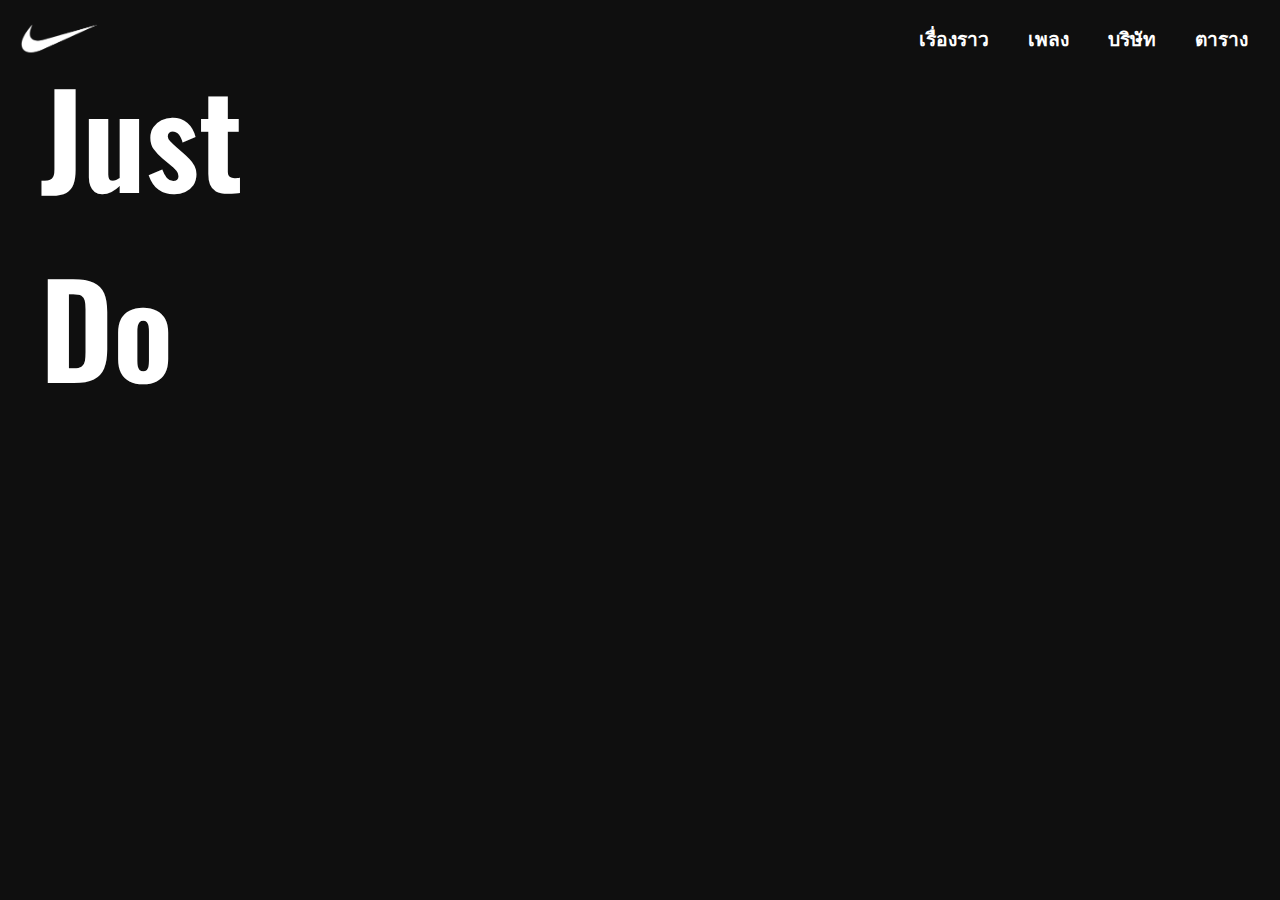
<file: index.html>
<!DOCTYPE html>
<html lang="th">
<head>
    <meta charset="UTF-8">
    <meta name="viewport" content="width=device-width, initial-scale=1">
    <title>Home | Nike</title>
    <style>
        @font-face {
            font-family: 'Oswald-SemiBold';
            src: url('Oswald-SemiBold.ttf');
            font-weight: normal;
            font-style: normal;
        }

        * {
            margin: 0;
            padding: 0;
            box-sizing: border-box;
        }

        body {
            background: #0f0f0f;
            color: white;
            font-family: 'Oswald-SemiBold', sans-serif;
            min-height: 100vh;
            overflow: hidden;
        }

        header {
            width: 100%;
            background: #0f0f0f;
            display: flex;
            align-items: center;
            justify-content: space-between;
            padding: 15px 20px;
            position: fixed;
            top: 0;
            left: 0;
            z-index: 10;
        }

        .logo {
            width: 8vw;
            min-width: 50px;
            max-width: 80px;
            height: auto;
            object-fit: contain;
            cursor: pointer;
        }

        .story-links {
            display: flex;
            gap: 15px;
        }

        .story-link {
            color: #fff;
            font-size: clamp(1rem, 1.5vw, 1.5rem);
            text-decoration: none;
            font-weight: bold;
            padding: 8px 12px;
            border-radius: 5px;
            transition: color 0.3s ease;
        }

        .story-link:hover {
            color: gray;
        }

        .hero {
            display: flex;
            flex-direction: column;
            align-items: flex-start;
            justify-content: flex-start;
            height: 100vh;
            width: 100%;
            padding: 40px;
        }

        .hero-text h1, .hero-text h2, .hero-text h3 {
            font-size: clamp(3rem, 10vw, 10rem);
            margin: 0;
            opacity: 0;
            transform: translateY(20px);
            transition: opacity 0.5s ease, transform 0.5s ease;
        }

        .hero-text p {
            font-size: clamp(1.5rem, 3vw, 3rem);
            margin-top: 15px;
            opacity: 0;
            transform: translateY(20px);
            transition: opacity 0.5s ease, transform 0.5s ease;
        }

        .hero-text h1.show, .hero-text h2.show, .hero-text h3.show, .hero-text p.show {
            opacity: 1;
            transform: translateY(0);
        }

        @media (max-width: 768px) {
            .hero {
                padding: 20px;
            }
            .logo {
                width: 10vw;
            }
            .story-link {
                font-size: 1rem;
                padding: 5px 10px;
            }
        }

        @media (max-width: 480px) {
            .hero-text h1, .hero-text h2, .hero-text h3 {
                font-size: 2.5rem;
            }
            .hero-text p {
                font-size: 1.5rem;
            }
        }
    </style>
</head>
<body>

<header>
    <a href="index.html">
        <img src="LogoNike.png" class="logo" alt="Nike Logo">
    </a>
    <div class="story-links">
        <a href="story.html" class="story-link">เรื่องราว</a>
        <a href="https://www.youtube.com/watch?v=6_AGRBNKPoc&list=RD6_AGRBNKPoc&start_radio=1" class="story-link">เพลง</a>
        <a href="page3.html" class="story-link">บริษัท</a>
        <a href="page4.html" class="story-link">ตาราง</a>
    </div>
</header>

<div class="hero">
    <div class="hero-text">
        <h1 id="just"><b>Just</b></h1>
        <h2 id="do"><b>Do</b></h2>
        <h3 id="it"><b>It</b></h3>
        <p id="subtext">ลงมือทำเลย อย่ากลัว</p>
    </div>
</div>

<script>
    window.onload = function() {
        setTimeout(() => document.getElementById('just').classList.add('show'), 40);
        setTimeout(() => document.getElementById('do').classList.add('show'), 400);
        setTimeout(() => document.getElementById('it').classList.add('show'), 800);
        setTimeout(() => document.getElementById('subtext').classList.add('show'), 1200);
    };
</script>

</body>
</html>
</file>
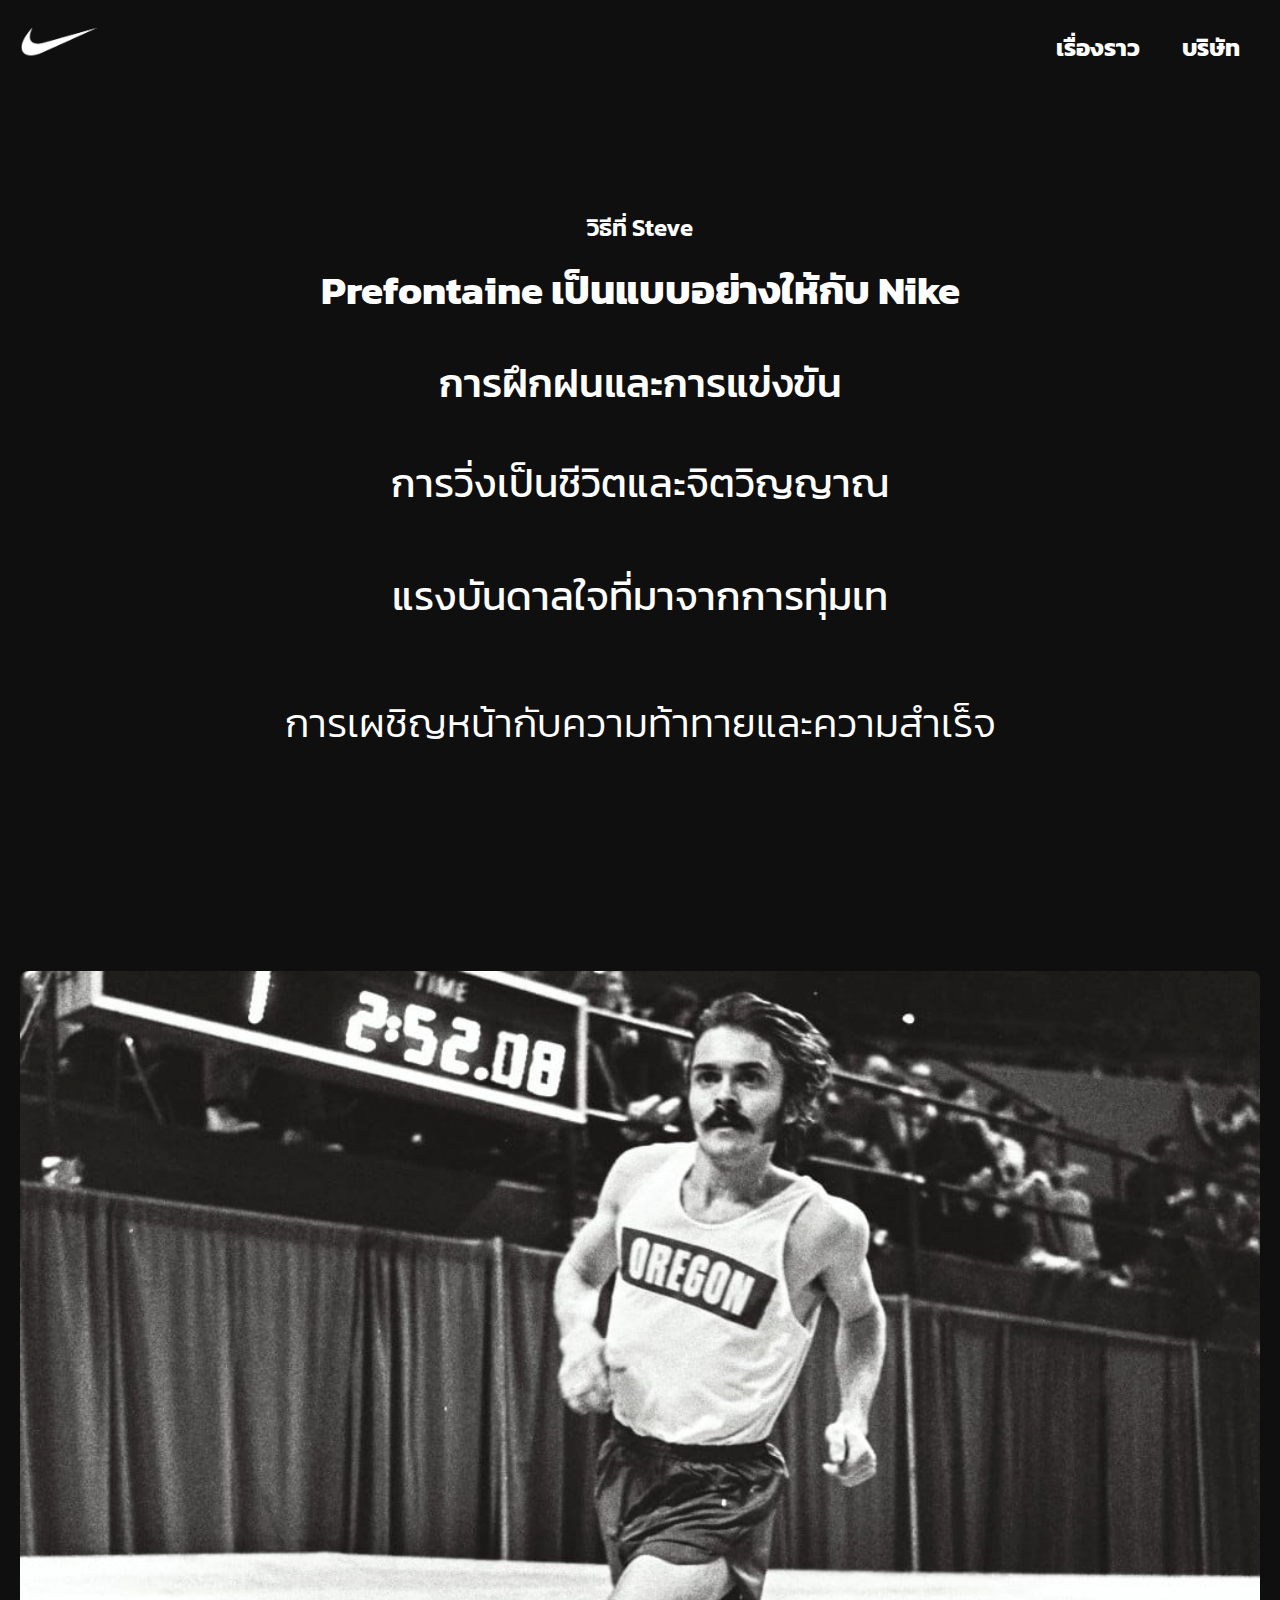
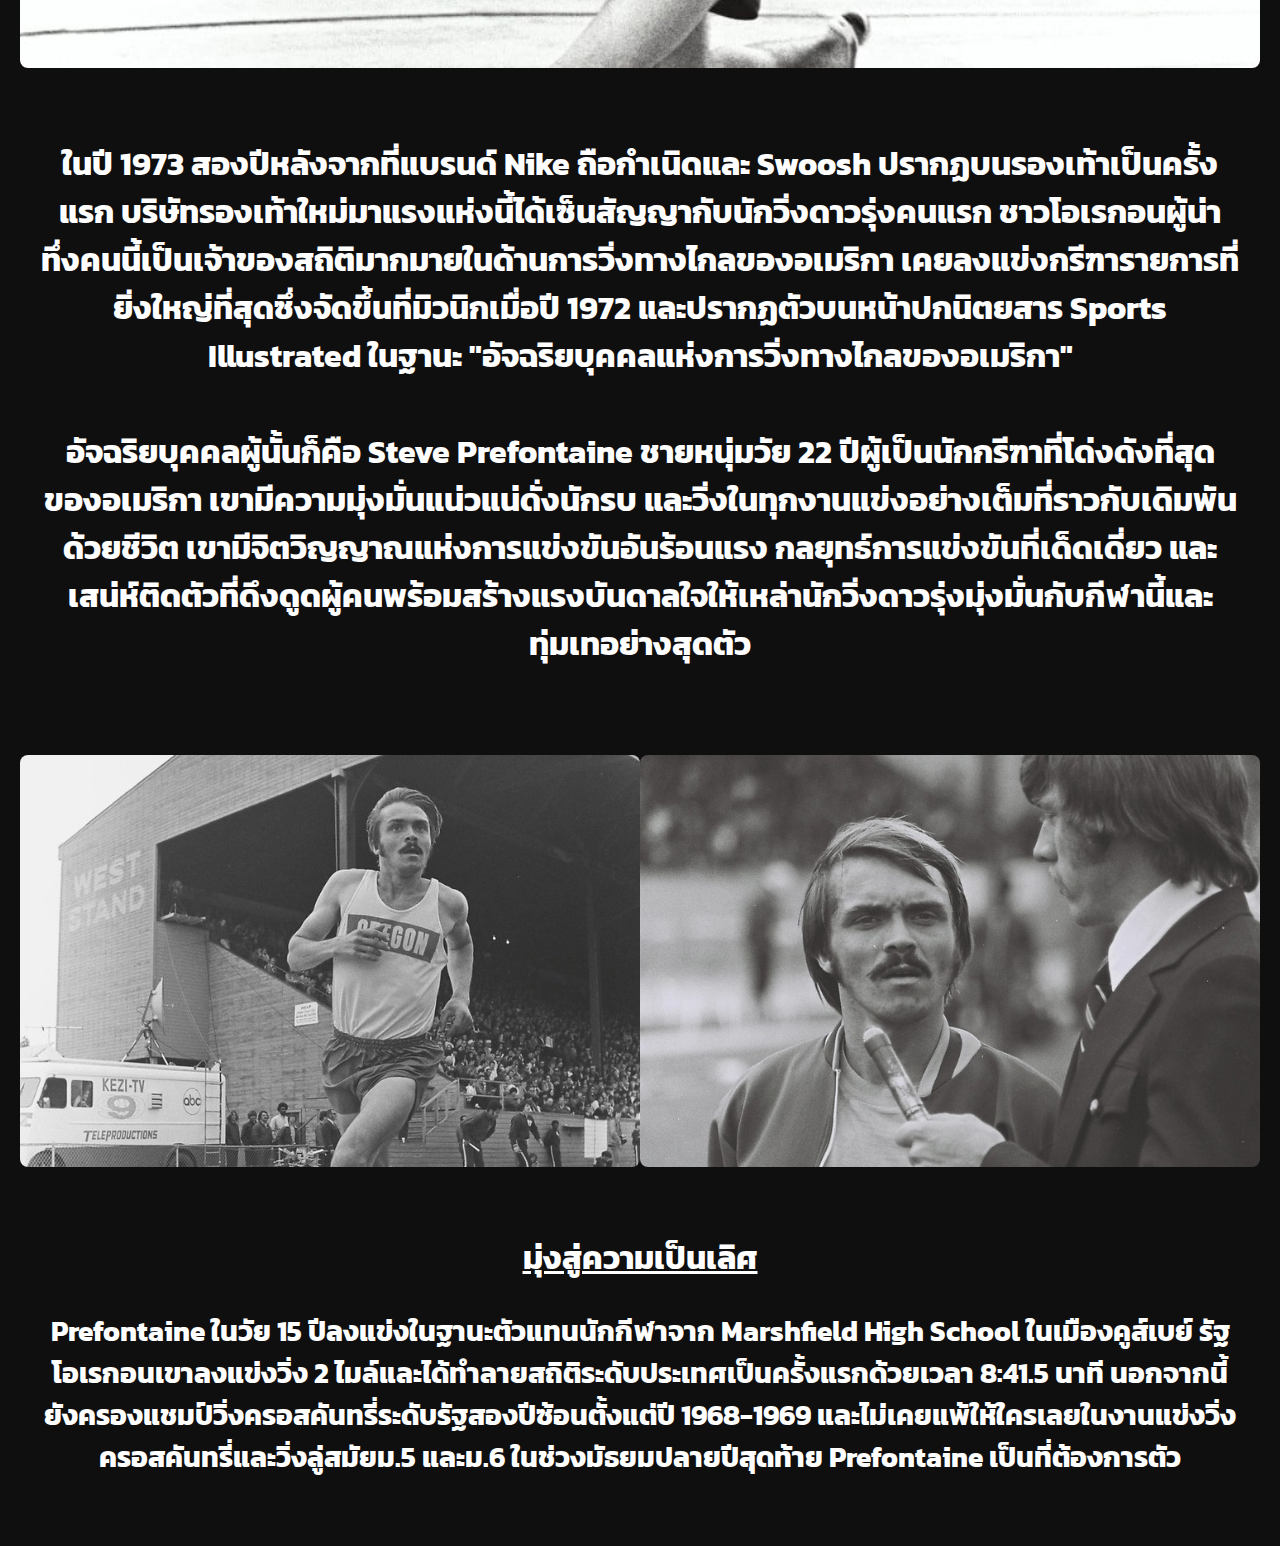
<file: page2.html>
<!DOCTYPE html>
<html lang="en">
<head>
    <meta charset="UTF-8">
    <meta name="viewport" content="width=device-width, initial-scale=1">
    <title>Page 1 | Nike</title>
    <link href="https://fonts.googleapis.com/css2?family=Kanit:wght@100;200;300;400;500;600;700;800;900&display=swap" rel="stylesheet">
    <style>
        body {
            font-family: "Kanit", sans-serif;
            background-color: #0f0f0f;
            color: #fff;
            margin: 0;
            padding: 0;
        }

        header {
            background: #0f0f0f;
            color: #fff;
            padding: 20px;
            display: flex;
            align-items: center;
        }

        header .logo {
            width: 80px;
            height: auto;
            cursor: pointer;
            margin-right: 20px;
        }

        .content {
            padding: 20px;
        }

        .text-container {
            text-align: center;
            padding-top: 50px;
        }

        .text-container h2 {
            font-size: 10rem;
            font-weight: bold;
        }

        .text-container h3 {
            font-size: 1.2rem;
            margin-top: 20px;
        }

        .additional-text-container {
            text-align: center;
            background-color: #0f0f0f;
            padding: 80px;
            margin-top: 10px;
            border-radius: 8px;
        }

        .additional-text-container h1 {
            font-size: 1.5rem;
            font-weight: 600;
            margin-bottom: 15px;
        }

        .additional-text-container h2 {
            font-size: 2.5rem;
            margin-top: 10px;
        }

        .additional-text-container h3 {
            font-size: 2.5rem;
            font-weight: 500;
            margin-top: 10px;
        }

        .additional-text-container h4 {
            font-size: 2.5rem;
            font-weight: 400;
            margin-top: 10px;
        }

        .additional-text-container h5 {
            font-size: 2.5rem;
            font-weight: 400;
            margin-top: 10px;
        }

        .additional-text-container h6 {
            font-size: 2.5rem;
            font-weight: 300;
            margin-top: 10px;
        }

        /* ปรับขนาดภาพให้ใหญ่ขึ้น */
        .image-container {
            text-align: center;
            margin-top: 40px;
        }

        .image-container img {
            width: 100%; /* กำหนดให้ภาพขยายเต็มความกว้างของหน้าจอ */
            height: auto;
            border-radius: 8px;
            margin-top: 5px;
        }

        .image-caption {
            text-align: center;
            font-size: 1.5rem;
            margin-top: 20px;
            background-color: #0f0f0f;
            color: #ffffff;
            padding: 20px;
            border-radius: 8px;
        }

        .image-caption h2 {
            font-size: 2rem;
            font-weight: bold;
        }

        .back-link {
            color: #fff;
            text-decoration: none;
            font-weight: bold;
            margin-top: 20px;
            display: block;
            text-align: center;
        }

        .back-link:hover {
            color: #ccc;
        }

        .additional-image-container {
            text-align: center;
            margin-top: 40px;
            display: flex;
            justify-content: space-between;
            gap: 0; /* กำหนดให้ช่องว่างระหว่างภาพเป็น 0 */
        }

        .additional-image-container img {
            width: 50%; /* ขยายภาพให้เต็มพื้นที่ครึ่งหนึ่งของคอนเทนเนอร์ */
            height: auto;
            border-radius: 8px;
        }

        /* สไตล์สำหรับลิงค์ "เรื่องราว" และ "บริษัท" */
        .story-link {
            position: absolute; /* ใช้ absolute */
            top: 20px;
            right: 120px; /* เพิ่มระยะห่างจากขวา */
            background-color: #0f0f0f;
            color: #fff;
            font-size: 1.5rem;
            font-weight: bold;
            padding: 10px 20px;
            text-decoration: none;
            border-radius: 5px;
            z-index: 1000;
            transition: background-color 0.3s;
        }

        .company-link {
            position: absolute; /* ใช้ absolute */
            top: 20px; /* ตั้งตำแหน่งให้ตรงกับ "เรื่องราว" */
            right: 20px; /* อยู่ข้างๆ "เรื่องราว" */
            background-color: #0f0f0f;
            color: #fff;
            font-size: 1.5rem;
            font-weight: bold;
            padding: 10px 20px;
            text-decoration: none;
            border-radius: 5px;
            z-index: 1000;
            transition: background-color 0.3s;
        }

        .story-link:hover, .company-link:hover {
            background-color: transparent;
            color: #ccc;
        }
    </style>
</head>
<body>

<header>
    <a href="index.html">
        <img src="LogoNike.png" class="logo" alt="Nike Logo">
    </a>
</header>

<!-- ลิงก์ "เรื่องราว" และ "บริษัท" -->
<a href="story.html" class="story-link">เรื่องราว</a>
<a href="page3.html" class="company-link">บริษัท</a>

<div class="content">
    <div class="additional-text-container">
        <h1>วิธีที่ Steve</h1>
        <h2>Prefontaine เป็นแบบอย่างให้กับ Nike</h2>
        <h3>การฝึกฝนและการแข่งขัน</h3>
        <h4>การวิ่งเป็นชีวิตและจิตวิญญาณ</h4>
        <h5>แรงบันดาลใจที่มาจากการทุ่มเท</h5>
        <h6>การเผชิญหน้ากับความท้าทายและความสำเร็จ</h6>
    </div>

    <div class="image-container">
        <img src="Steve Prefontaine1.jpg" alt="Bill Bowerman Image">
        <div class="image-caption">
            <h2>
                ในปี 1973 สองปีหลังจากที่แบรนด์ Nike ถือกำเนิดและ Swoosh ปรากฏบนรองเท้าเป็นครั้งแรก บริษัทรองเท้าใหม่มาแรงแห่งนี้ได้เซ็นสัญญากับนักวิ่งดาวรุ่งคนแรก ชาวโอเรกอนผู้น่าทึ่งคนนี้เป็นเจ้าของสถิติมากมายในด้านการวิ่งทางไกลของอเมริกา เคยลงแข่งกรีฑารายการที่ยิ่งใหญ่ที่สุดซึ่งจัดขึ้นที่มิวนิกเมื่อปี 1972 และปรากฏตัวบนหน้าปกนิตยสาร Sports Illustrated ในฐานะ "อัจฉริยบุคคลแห่งการวิ่งทางไกลของอเมริกา"
                <br><br>
                อัจฉริยบุคคลผู้นั้นก็คือ Steve Prefontaine ชายหนุ่มวัย 22 ปีผู้เป็นนักกรีฑาที่โด่งดังที่สุดของอเมริกา เขามีความมุ่งมั่นแน่วแน่ดั่งนักรบ และวิ่งในทุกงานแข่งอย่างเต็มที่ราวกับเดิมพันด้วยชีวิต เขามีจิตวิญญาณแห่งการแข่งขันอันร้อนแรง กลยุทธ์การแข่งขันที่เด็ดเดี่ยว และเสน่ห์ติดตัวที่ดึงดูดผู้คนพร้อมสร้างแรงบันดาลใจให้เหล่านักวิ่งดาวรุ่งมุ่งมั่นกับกีฬานี้และทุ่มเทอย่างสุดตัว
            </h2>
        </div>
    </div>

    <div class="additional-image-container">
        <img src="Steve Prefontaine2.png" alt="Additional Image">
        <img src="Steve Prefontaine3.png" alt="Additional Image">
    </div>

    <div class="image-caption">
        <h2>
            <u>มุ่งสู่ความเป็นเลิศ</u></h2>
        <h3>Prefontaine ในวัย 15 ปีลงแข่งในฐานะตัวแทนนักกีฬาจาก Marshfield High School ในเมืองคูส์เบย์ รัฐโอเรกอนเขาลงแข่งวิ่ง 2 ไมล์และได้ทำลายสถิติระดับประเทศเป็นครั้งแรกด้วยเวลา 8:41.5 นาที นอกจากนี้ยังครองแชมป์วิ่งครอสคันทรี่ระดับรัฐสองปีซ้อนตั้งแต่ปี 1968-1969 และไม่เคยแพ้ให้ใครเลยในงานแข่งวิ่งครอสคันทรี่และวิ่งลู่สมัยม.5 และม.6 ในช่วงมัธยมปลายปีสุดท้าย Prefontaine เป็นที่ต้องการตัว</h3>
    </div>
    

</body>
</html>
</file>
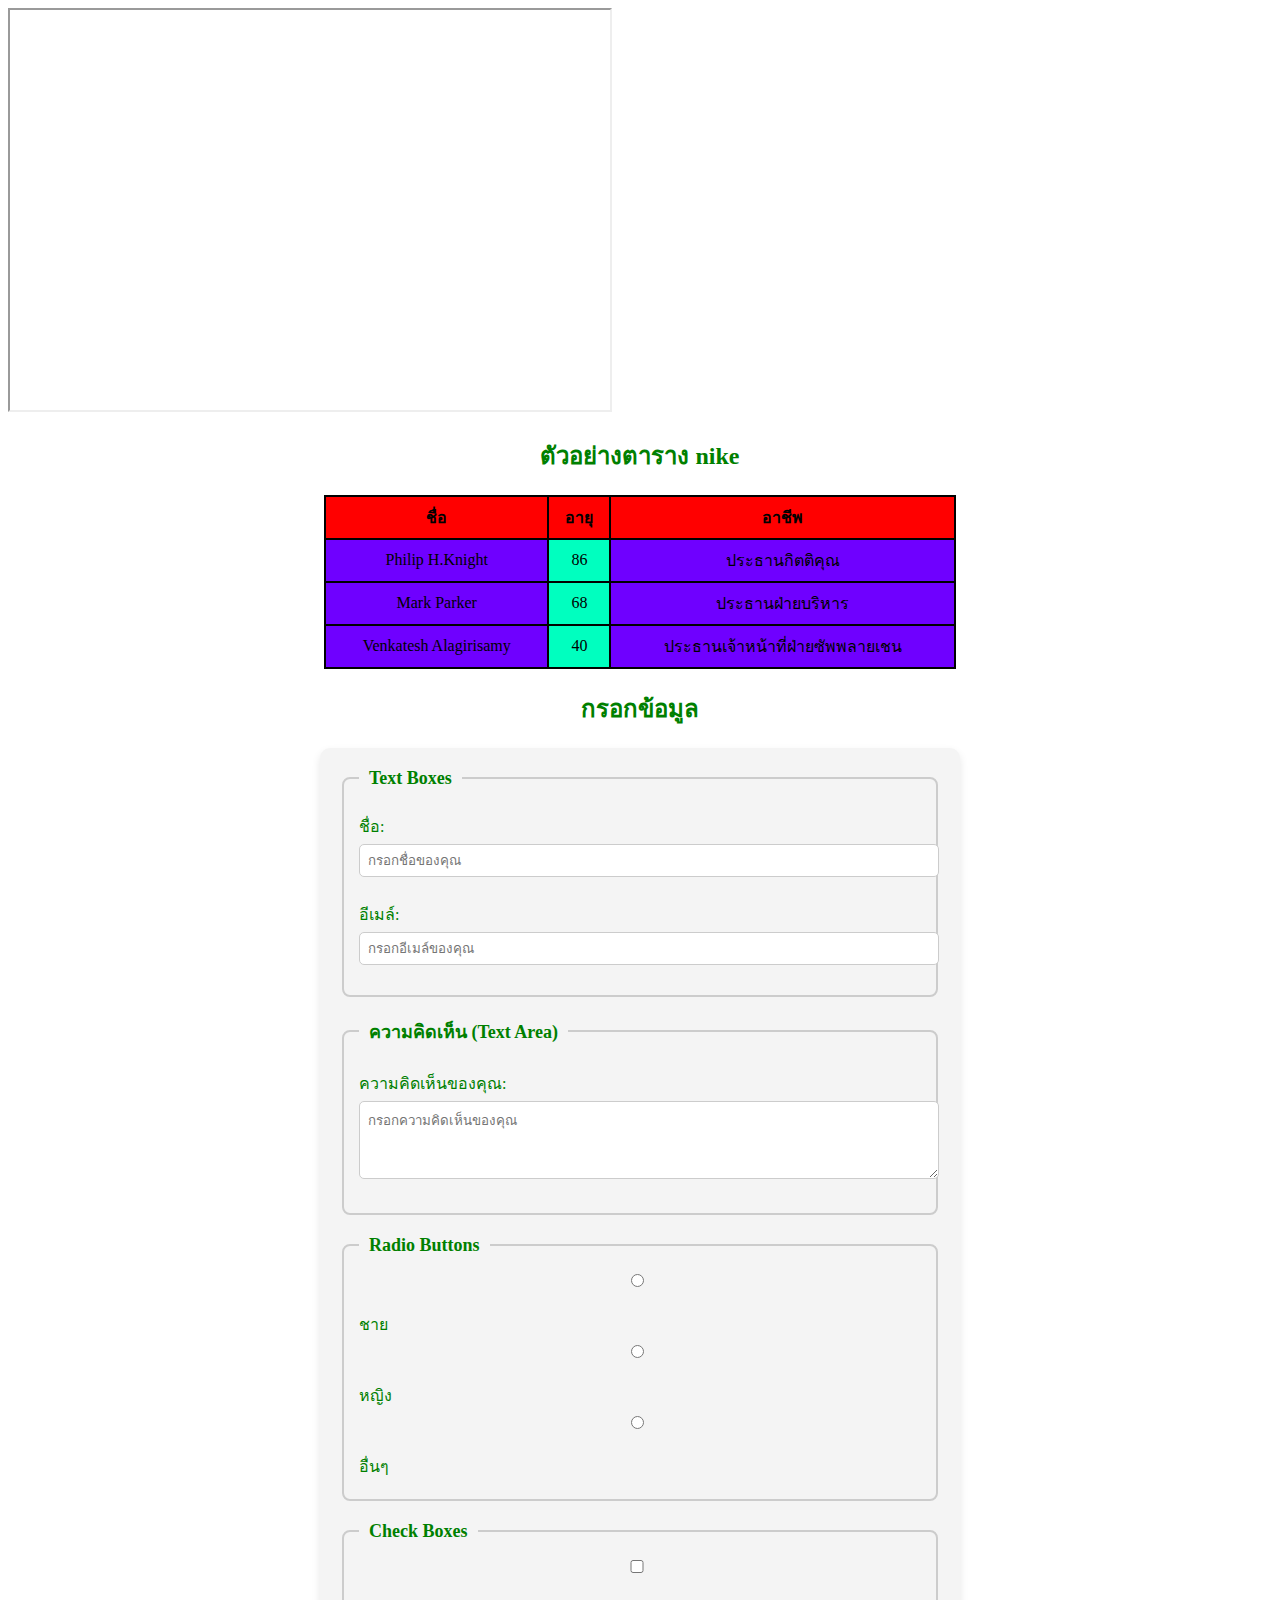
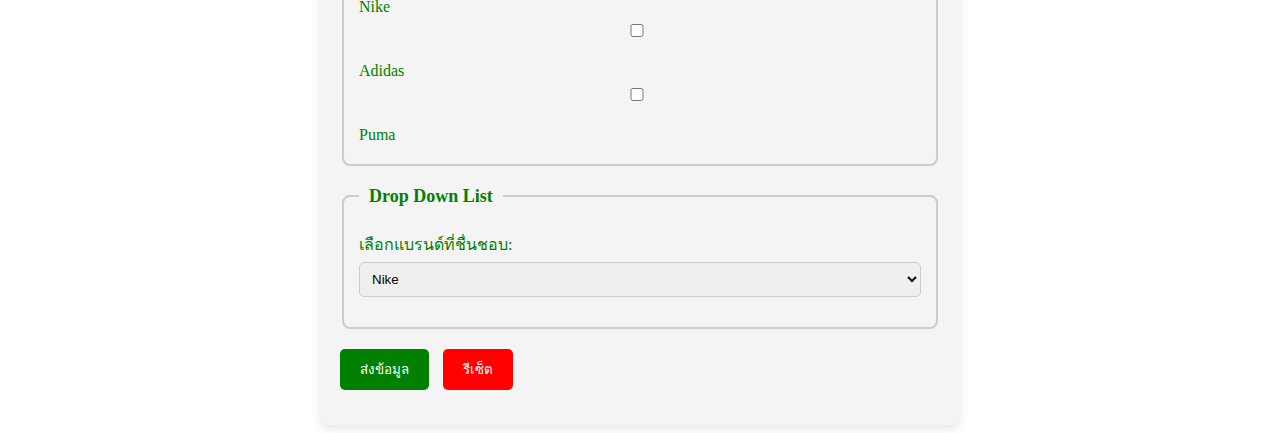
<file: page4.html>
<!DOCTYPE html>
<html lang="th">
<head>
    <meta charset="UTF-8">
    <meta name="viewport" content="width=device-width, initial-scale=1.0">
    <title>ตารางใน Nike พร้อม Radio Buttons, Check Boxes, Drop Down และ Buttons</title>

    <iframe src="https://www.wikipedia.org" width="600" height="400"></iframe>
    <style>
        table {
            width: 50%;
            margin: 20px auto;
            border-collapse: collapse;
            background-color: #ffffff;
        }
        th, td {
            border: 2px solid black;
            padding: 8px;
            text-align: center;
        }
        th {
            background-color: rgb(255, 0, 0);
        }
        td:nth-child(odd) {
            background-color: #6f00ff;
        }
        td:nth-child(even) {
            background-color: #00ffbf;
        }

        form {
            margin-top: 20px;
            max-width: 600px;
            margin-left: auto;
            margin-right: auto;
            background-color: #f4f4f4;
            padding: 20px;
            border-radius: 10px;
            box-shadow: 0px 4px 8px rgba(0, 0, 0, 0.1);
        }

        fieldset {
            border: 2px solid #ccc;
            padding: 15px;
            border-radius: 8px;
            margin-bottom: 20px;
        }

        legend {
            font-weight: bold;
            font-size: 18px;
            padding: 0 10px;
            color: green; /* เปลี่ยนสีหัวข้อ */
        }

        label {
            display: inline-block;
            margin: 10px 0 5px;
            color: green;
        }

        input, textarea, select, button {
            width: 100%;
            padding: 8px;
            margin-bottom: 15px;
            border: 1px solid #ccc;
            border-radius: 5px;
        }

        /* สไตล์เพิ่มเติมสำหรับ radio และ checkbox */
        .radio-group, .checkbox-group {
            display: flex;
            justify-content: space-between;
            flex-wrap: wrap;
        }

        .radio-group input, .checkbox-group input {
            margin-right: 10px;
        }

        .radio-group label, .checkbox-group label {
            display: inline-block;
            margin-right: 20px;
            color: green; /* สีเขียวสำหรับ label */
        }

        button[type="submit"], button[type="reset"] {
            width: auto;
            background-color: green;
            color: white;
            padding: 10px 20px;
            border: none;
            cursor: pointer;
            border-radius: 5px;
            margin-right: 10px;
        }

        button[type="reset"] {
            background-color: red;
        }

        button:hover {
            opacity: 0.9;
        }
    </style>
</head>
<body>

    <h2 style="text-align: center; color: green;">ตัวอย่างตาราง nike</h2>
    
    <table>
        <tr>
            <th>ชื่อ</th>
            <th>อายุ</th>
            <th>อาชีพ</th>
        </tr>
        <tr>
            <td>Philip H.Knight</td>
            <td>86</td>
            <td>ประธานกิตติคุณ</td>
        </tr>
        <tr>
            <td>Mark Parker</td>
            <td>68</td>
            <td>ประธานฝ่ายบริหาร</td>
        </tr>
        <tr>
            <td>Venkatesh Alagirisamy</td>
            <td>40</td>
            <td>ประธานเจ้าหน้าที่ฝ่ายซัพพลายเชน</td>
        </tr>
    </table>

    <h2 style="text-align: center; color: green;">กรอกข้อมูล</h2>
    <form>
        <fieldset> 
            <legend>Text Boxes</legend>
            <label for="name">ชื่อ:</label>
            <input type="text" id="name" name="name" placeholder="กรอกชื่อของคุณ">
    
            <label for="email">อีเมล์:</label>
            <input type="email" id="email" name="email" placeholder="กรอกอีเมล์ของคุณ">
        </fieldset>
    
        <fieldset>
            <legend>ความคิดเห็น (Text Area)</legend>
            <label for="comment">ความคิดเห็นของคุณ:</label>
            <textarea id="comment" name="comment" rows="4" placeholder="กรอกความคิดเห็นของคุณ"></textarea>
        </fieldset>
    
        <fieldset> 
            <legend>Radio Buttons</legend>  
            <div class="radio-group">
                <input type="radio" id="male" name="gender" value="male">
                <label for="male">ชาย</label>
                <input type="radio" id="female" name="gender" value="female">
                <label for="female">หญิง</label>
                <input type="radio" id="other" name="gender" value="other">
                <label for="other">อื่นๆ</label>
            </div>
        </fieldset>
    
        <fieldset>
            <legend>Check Boxes</legend>
            <div class="checkbox-group">
                <input type="checkbox" id="nike" name="interests" value="nike">
                <label for="nike">Nike</label>
                <input type="checkbox" id="adidas" name="interests" value="adidas">
                <label for="adidas">Adidas</label>
                <input type="checkbox" id="puma" name="interests" value="puma">
                <label for="puma">Puma</label>
            </div>
        </fieldset>
    
        <fieldset>
            <legend>Drop Down List</legend>
            <div class="dropdown-group">
                <label for="brand">เลือกแบรนด์ที่ชื่นชอบ:</label>
                <select id="brand" name="brand">
                    <optgroup label="Sportswear">
                        <option value="nike">Nike</option>
                        <option value="adidas">Adidas</option>
                        <option value="puma">Puma</option>
                    </optgroup>
                    <optgroup label="Other Brands">
                        <option value="underarmour">Under Armour</option>
                        <option value="reebok">Reebok</option>
                        <option value="newbalance">New Balance</option>
                    </optgroup>
                </select>
            </div>
        </fieldset>
    
        <button type="submit">ส่งข้อมูล</button>
        <button type="reset">รีเซ็ต</button>
    </form>
    
</body>
</html>
</file>
